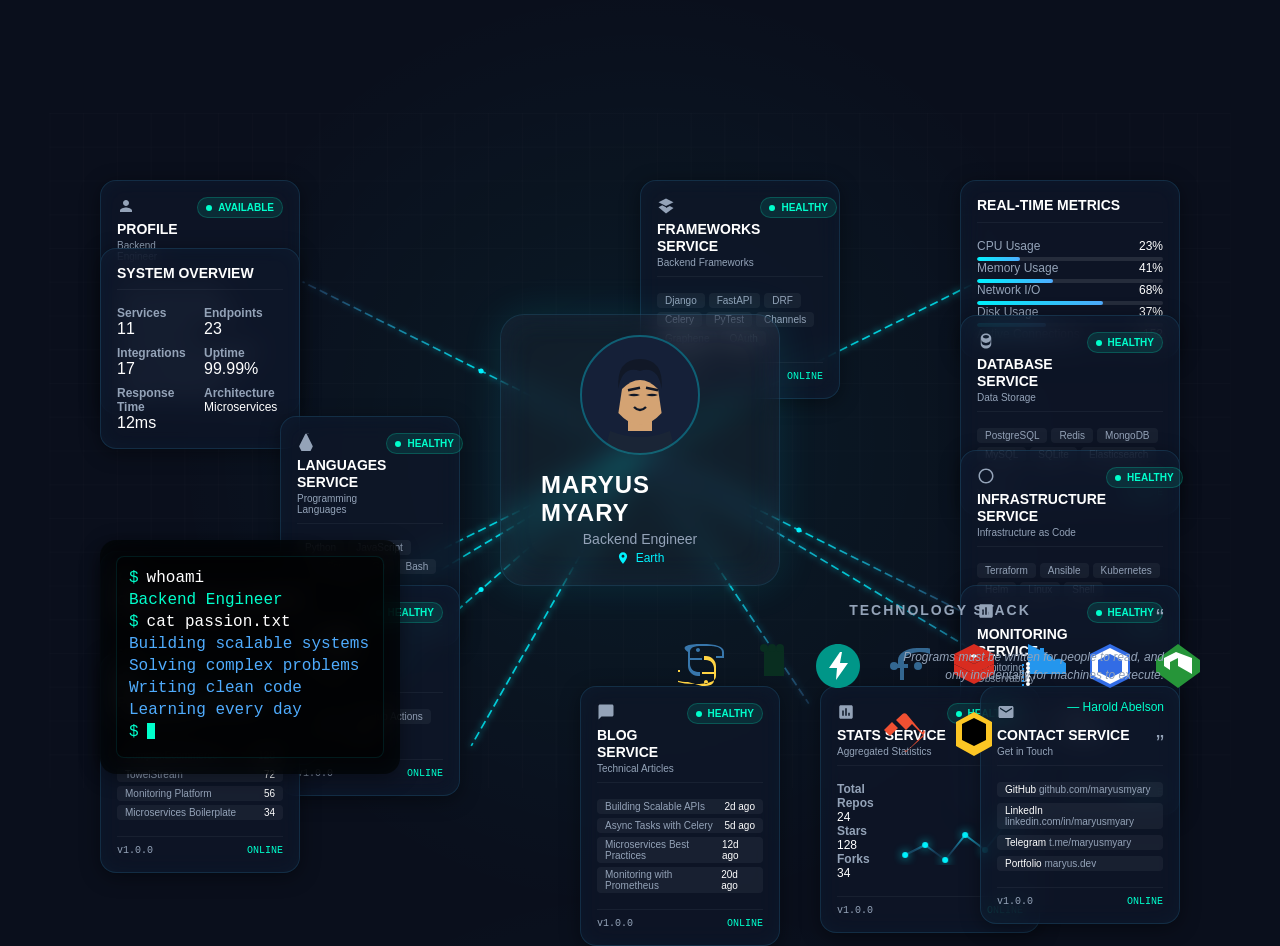
<file: future/new/readme.html>
<!DOCTYPE html>
<html lang="en">
<head>
    <meta charset="UTF-8">
    <meta name="viewport" content="width=device-width, initial-scale=1.0">
    <title>Maryus Myary - Backend Engineer</title>
    <link rel="stylesheet" href="styles/github.css">
    <style>
        /* Inline Fallback & Core System Styles */
        :root {
            --bg-main: #0a0f1c;
            --card-bg: rgba(255, 255, 255, 0.03);
            --card-border: rgba(56, 189, 248, 0.15);
            --text-main: #ffffff;
            --text-muted: #94a3b8;
            --accent-cyan: #00f2fe;
            --accent-blue: #4facfe;
            --status-green: #00ffcc;
            --font-mono: 'Consolas', 'Monaco', 'Courier New', monospace;
            --font-sans: -apple-system, BlinkMacSystemFont, "Segoe UI", Roboto, Helvetica, Arial, sans-serif;
        }

        * { box-sizing: border-box; margin: 0; padding: 0; }
        
        body {
            background-color: var(--bg-main);
            background-image: radial-gradient(circle at 50% 50%, rgba(0, 242, 254, 0.05) 0%, transparent 60%);
            color: var(--text-main);
            font-family: var(--font-sans);
            min-height: 100vh;
            display: flex;
            justify-content: center;
            align-items: center;
            padding: 40px;
            overflow-x: hidden;
        }

        .dashboard-wrapper {
            position: relative;
            width: 1400px;
            max-width: 100%;
            height: auto;
            aspect-ratio: 16 / 9;
            background: transparent;
            display: flex;
            justify-content: center;
            align-items: center;
        }

        /* ABSOLUTE SVG LAYER */
        .svg-background-layer {
            position: absolute;
            top: 0;
            left: 0;
            width: 100%;
            height: 100%;
            z-index: 1;
            pointer-events: none;
        }

        /* CENTER NODE (AVATAR) */
        .center-node {
            position: absolute;
            top: 50%;
            left: 50%;
            transform: translate(-50%, -50%);
            z-index: 10;
            display: flex;
            flex-direction: column;
            align-items: center;
            justify-content: center;
            background: var(--card-bg);
            backdrop-filter: blur(15px);
            border: 1px solid var(--card-border);
            border-radius: 24px;
            padding: 20px 40px;
            box-shadow: 0 0 40px rgba(0, 242, 254, 0.1), inset 0 0 40px rgba(79, 172, 254, 0.05);
            width: 280px;
            transition: all 0.4s ease;
            animation: float-node 6s ease-in-out infinite;
        }
        
        .center-node:hover {
            box-shadow: 0 0 60px rgba(0, 242, 254, 0.3), inset 0 0 40px rgba(79, 172, 254, 0.2);
            transform: translate(-50%, -50%) scale(1.02);
        }

        .center-node .avatar-wrapper {
            width: 120px;
            height: 120px;
            margin-bottom: 16px;
            display: flex;
            justify-content: center;
            align-items: center;
            position: relative;
        }
        
        .center-node .avatar-wrapper .avatar-ring {
            position: absolute;
            width: 100%;
            height: 100%;
            border-radius: 50%;
            border: 2px solid rgba(0, 242, 254, 0.3);
            animation: rotate-ring 10s linear infinite;
        }

        .center-node .avatar-wrapper svg {
            width: 100%;
            height: 100%;
            border-radius: 50%;
            background: #152038;
            object-fit: cover;
        }

        .center-node h1 {
            font-size: 24px;
            font-weight: 700;
            letter-spacing: 1px;
            margin-bottom: 4px;
        }

        .center-node p {
            font-size: 14px;
            color: var(--text-muted);
            font-weight: 500;
        }

        .center-node .location {
            font-size: 12px;
            color: var(--accent-cyan);
            margin-top: 4px;
            display: flex;
            align-items: center;
            gap: 6px;
        }

        .center-node .location svg {
            width: 14px;
            height: 14px;
            fill: var(--accent-cyan);
        }

        /* NODE CARDS (Services) */
        .service-card {
            position: absolute;
            z-index: 5;
            background: rgba(15, 23, 42, 0.7);
            backdrop-filter: blur(12px);
            -webkit-backdrop-filter: blur(12px);
            border: 1px solid var(--card-border);
            border-radius: 16px;
            padding: 16px;
            box-shadow: 0 4px 20px rgba(0,0,0,0.4), inset 0 0 20px rgba(56, 189, 248, 0.03);
            transition: all 0.3s cubic-bezier(0.4, 0, 0.2, 1);
            min-width: 180px;
            display: flex;
            flex-direction: column;
            gap: 8px;
        }

        .service-card:hover {
            transform: translateY(-4px) scale(1.02);
            border-color: rgba(56, 189, 248, 0.4);
            box-shadow: 0 8px 30px rgba(0,0,0,0.6), 0 0 20px rgba(0, 242, 254, 0.1);
            z-index: 15;
        }

        .service-card .card-header {
            display: flex;
            justify-content: space-between;
            align-items: flex-start;
            border-bottom: 1px solid rgba(255,255,255,0.05);
            padding-bottom: 8px;
            margin-bottom: 8px;
        }

        .service-card .card-title-group {
            display: flex;
            flex-direction: column;
            gap: 2px;
        }

        .service-card .card-title-group .icon svg {
            width: 18px;
            height: 18px;
            fill: var(--text-muted);
        }

        .service-card .card-title-group h3 {
            font-size: 14px;
            font-weight: 600;
            line-height: 1.2;
        }

        .service-card .card-title-group .sub {
            font-size: 10px;
            color: var(--text-muted);
            font-weight: 400;
        }

        .service-card .status-badge {
            display: flex;
            align-items: center;
            gap: 6px;
            font-size: 10px;
            font-weight: 700;
            text-transform: uppercase;
            color: #00ffcc;
            background: rgba(0, 255, 204, 0.1);
            padding: 4px 8px;
            border-radius: 20px;
            border: 1px solid rgba(0, 255, 204, 0.2);
        }
        
        .service-card .status-badge .dot {
            width: 6px;
            height: 6px;
            border-radius: 50%;
            background: #00ffcc;
            animation: pulse-dot 1.5s infinite;
        }

        .service-card .version {
            font-size: 10px;
            font-family: var(--font-mono);
            color: var(--text-muted);
            background: rgba(255,255,255,0.05);
            padding: 2px 6px;
            border-radius: 4px;
        }

        .service-card .card-body {
            flex: 1;
            font-size: 12px;
            color: var(--text-muted);
        }

        .service-card .card-body ul {
            list-style: none;
            display: flex;
            flex-wrap: wrap;
            gap: 4px;
        }

        .service-card .card-body ul li {
            background: rgba(255,255,255,0.05);
            padding: 2px 8px;
            border-radius: 4px;
            font-size: 10px;
            font-weight: 500;
        }

        .service-card .card-footer {
            display: flex;
            justify-content: space-between;
            align-items: center;
            margin-top: 8px;
            padding-top: 8px;
            border-top: 1px solid rgba(255,255,255,0.05);
            font-size: 10px;
            color: var(--text-muted);
            font-family: var(--font-mono);
        }

        .service-card .card-footer span {
            color: #00ffcc;
        }

        /* CARD POSITIONS */
        /* Top Left */
        .card-profile { top: 10%; left: 5%; width: 200px; }
        .card-system { top: 20%; left: 5%; width: 200px; }
        .card-github { top: 65%; left: 5%; width: 220px; }
        .card-projects { top: 80%; left: 5%; width: 200px; }
        
        /* Top Right */
        .card-metrics { top: 10%; right: 5%; width: 220px; }
        .card-database { top: 30%; right: 5%; width: 220px; }
        .card-infrastructure { top: 50%; right: 5%; width: 220px; }
        .card-monitoring { top: 70%; right: 5%; width: 220px; }
        .card-contact { top: 85%; right: 5%; width: 200px; }
        
        /* Mid-Left / Mid-Right */
        .card-languages { top: 45%; left: 20%; width: 180px; }
        .card-devops { top: 70%; left: 20%; width: 180px; }

        /* Top Center / Bottom Center */
        .card-frameworks { top: 10%; left: 50%; transform: translateX(-50%); width: 200px; }
        .card-blog { top: 85%; left: 45%; width: 200px; }
        .card-stats { top: 85%; left: 65%; width: 220px; }

        .card-terminal { bottom: 2%; left: 5%; width: 300px; font-family: var(--font-mono); }
        .card-techstack { bottom: 2%; left: 50%; transform: translateX(-50%); width: 600px; text-align: center; }
        .card-quote { bottom: 2%; right: 5%; width: 300px; }

        /* GRAPHS AND MICRO INTERACTIONS */
        .progress-bar {
            width: 100%;
            height: 4px;
            background: rgba(255,255,255,0.1);
            border-radius: 4px;
            margin-top: 4px;
            overflow: hidden;
        }
        .progress-fill {
            height: 100%;
            border-radius: 4px;
            background: linear-gradient(90deg, var(--accent-cyan), var(--accent-blue));
            animation: width-anim 1s ease-out forwards;
            width: 0%;
        }

        /* CHART SVG */
        .chart-svg {
            width: 100%;
            height: 60px;
            margin-top: 8px;
        }
        .chart-line {
            fill: none;
            stroke: url(#chartGradient);
            stroke-width: 2;
            stroke-linecap: round;
            stroke-linejoin: round;
            stroke-dasharray: 200;
            stroke-dashoffset: 200;
            animation: draw-chart 2s ease forwards;
        }
        .chart-point {
            fill: #00f2fe;
            filter: drop-shadow(0 0 5px #00f2fe);
            opacity: 0;
            animation: fade-in 0.5s ease 2s forwards;
        }

        /* TERMINAL & CODE */
        .terminal-window {
            background: rgba(0,0,0,0.5);
            border: 1px solid rgba(0, 242, 254, 0.1);
            border-radius: 8px;
            padding: 12px;
        }
        .terminal-line {
            display: flex;
            gap: 8px;
            margin-bottom: 4px;
        }
        .terminal-prompt {
            color: #00ffcc;
        }
        .terminal-cursor {
            display: inline-block;
            width: 8px;
            height: 16px;
            background: #00ffcc;
            animation: blink-cursor 1s step-end infinite;
        }

        /* KEYFRAMES ANIMATIONS */
        @keyframes float-node {
            0%, 100% { transform: translate(-50%, -50%) translateY(0px); }
            50% { transform: translate(-50%, -50%) translateY(-10px); }
        }
        @keyframes pulse-dot {
            0%, 100% { opacity: 1; transform: scale(1); }
            50% { opacity: 0.3; transform: scale(0.8); }
        }
        @keyframes rotate-ring {
            0% { transform: rotate(0deg); }
            100% { transform: rotate(360deg); }
        }
        @keyframes blink-cursor {
            0%, 100% { opacity: 1; }
            50% { opacity: 0; }
        }
        @keyframes draw-chart {
            to { stroke-dashoffset: 0; }
        }
        @keyframes fade-in {
            to { opacity: 1; }
        }
        @keyframes width-anim {
            to { width: var(--target-width); }
        }

        /* RESPONSIVENESS */
        @media (max-width: 1024px) {
            .dashboard-wrapper { aspect-ratio: auto; flex-direction: column; height: auto; gap: 20px; padding: 20px; }
            .svg-background-layer { display: none; }
            .center-node { position: relative; top: unset; left: unset; transform: none; margin-bottom: 20px; width: 100%; }
            .center-node:hover { transform: scale(1.02); }
            .service-card { position: relative; top: unset; left: unset; transform: none; margin: 10px auto; width: 100% !important; max-width: 400px; }
            .card-techstack { width: 100% !important; max-width: 100%; }
            .card-techstack .tech-icons { display: flex; flex-wrap: wrap; justify-content: center; gap: 10px; }
            body { padding: 20px; }
        }
    </style>
</head>
<body>

<div class="dashboard-wrapper">

    <!-- BACKGROUND SVG WITH CONNECTIONS -->
    <svg class="svg-background-layer" viewBox="0 0 1400 800" xmlns="http://www.w3.org/2000/svg">
        <defs>
            <filter id="glow" x="-20%" y="-20%" width="140%" height="140%">
                <feGaussianBlur stdDeviation="4" result="blur" />
                <feMerge>
                    <feMergeNode in="blur" />
                    <feMergeNode in="SourceGraphic" />
                </feMerge>
            </filter>
            <linearGradient id="lineGradient" x1="0%" y1="0%" x2="100%" y2="100%">
                <stop offset="0%" stop-color="#4facfe" stop-opacity="0.2"/>
                <stop offset="50%" stop-color="#00f2fe" stop-opacity="0.8"/>
                <stop offset="100%" stop-color="#4facfe" stop-opacity="0.2"/>
            </linearGradient>
            <linearGradient id="chartGradient" x1="0%" y1="0%" x2="0%" y2="100%">
                <stop offset="0%" stop-color="#00f2fe"/>
                <stop offset="100%" stop-color="#4facfe" stop-opacity="0"/>
            </linearGradient>
        </defs>

        <!-- Background Grid -->
        <pattern id="grid" width="40" height="40" patternUnits="userSpaceOnUse">
            <path d="M 40 0 L 0 0 0 40" fill="none" stroke="rgba(255,255,255,0.03)" stroke-width="1"/>
        </pattern>
        <rect width="100%" height="100%" fill="url(#grid)" />

        <!-- Connection Lines from Center (X: 700, Y: 400) -->
        <g filter="url(#glow)">
            <path d="M 700 400 L 300 200" fill="none" stroke="url(#lineGradient)" stroke-width="2" stroke-dasharray="10 5">
                <animate attributeName="stroke-dashoffset" from="15" to="0" dur="3s" repeatCount="indefinite" />
            </path>
            <path d="M 700 400 L 1100 200" fill="none" stroke="url(#lineGradient)" stroke-width="2" stroke-dasharray="10 5">
                <animate attributeName="stroke-dashoffset" from="15" to="0" dur="3s" repeatCount="indefinite" />
            </path>
            <path d="M 700 400 L 300 400" fill="none" stroke="url(#lineGradient)" stroke-width="2" stroke-dasharray="10 5">
                <animate attributeName="stroke-dashoffset" from="15" to="0" dur="3s" repeatCount="indefinite" />
            </path>
            <path d="M 700 400 L 1100 400" fill="none" stroke="url(#lineGradient)" stroke-width="2" stroke-dasharray="10 5">
                <animate attributeName="stroke-dashoffset" from="15" to="0" dur="3s" repeatCount="indefinite" />
            </path>
            <path d="M 700 400 L 300 600" fill="none" stroke="url(#lineGradient)" stroke-width="2" stroke-dasharray="10 5">
                <animate attributeName="stroke-dashoffset" from="15" to="0" dur="3s" repeatCount="indefinite" />
            </path>
            <path d="M 700 400 L 1100 600" fill="none" stroke="url(#lineGradient)" stroke-width="2" stroke-dasharray="10 5">
                <animate attributeName="stroke-dashoffset" from="15" to="0" dur="3s" repeatCount="indefinite" />
            </path>
            <path d="M 700 400 L 700 200" fill="none" stroke="url(#lineGradient)" stroke-width="2" stroke-dasharray="10 5">
                <animate attributeName="stroke-dashoffset" from="15" to="0" dur="3s" repeatCount="indefinite" />
            </path>
            <path d="M 700 400 L 700 600" fill="none" stroke="url(#lineGradient)" stroke-width="2" stroke-dasharray="10 5">
                <animate attributeName="stroke-dashoffset" from="15" to="0" dur="3s" repeatCount="indefinite" />
            </path>
            <path d="M 700 400 L 200 700" fill="none" stroke="url(#lineGradient)" stroke-width="2" stroke-dasharray="10 5">
                <animate attributeName="stroke-dashoffset" from="15" to="0" dur="3s" repeatCount="indefinite" />
            </path>
            <path d="M 700 400 L 900 700" fill="none" stroke="url(#lineGradient)" stroke-width="2" stroke-dasharray="10 5">
                <animate attributeName="stroke-dashoffset" from="15" to="0" dur="3s" repeatCount="indefinite" />
            </path>
            <path d="M 700 400 L 1200 700" fill="none" stroke="url(#lineGradient)" stroke-width="2" stroke-dasharray="10 5">
                <animate attributeName="stroke-dashoffset" from="15" to="0" dur="3s" repeatCount="indefinite" />
            </path>
            <path d="M 700 400 L 300 750" fill="none" stroke="url(#lineGradient)" stroke-width="2" stroke-dasharray="10 5">
                <animate attributeName="stroke-dashoffset" from="15" to="0" dur="3s" repeatCount="indefinite" />
            </path>
            <path d="M 700 400 L 500 750" fill="none" stroke="url(#lineGradient)" stroke-width="2" stroke-dasharray="10 5">
                <animate attributeName="stroke-dashoffset" from="15" to="0" dur="3s" repeatCount="indefinite" />
            </path>
            <path d="M 700 400 L 700 750" fill="none" stroke="url(#lineGradient)" stroke-width="2" stroke-dasharray="10 5">
                <animate attributeName="stroke-dashoffset" from="15" to="0" dur="3s" repeatCount="indefinite" />
            </path>
        </g>
        
        <!-- Flowing Particles -->
        <circle r="3" fill="#00f2fe">
            <animateMotion dur="4s" repeatCount="indefinite" path="M 700 400 L 300 200" />
        </circle>
        <circle r="3" fill="#00f2fe">
            <animateMotion dur="4s" repeatCount="indefinite" path="M 700 400 L 1100 600" />
        </circle>
        <circle r="3" fill="#00f2fe">
            <animateMotion dur="4s" repeatCount="indefinite" path="M 700 400 L 300 750" />
        </circle>
    </svg>

    <!-- CENTRAL NODE (CORE SERVICE) -->
    <div class="center-node">
        <div class="avatar-wrapper">
            <div class="avatar-ring"></div>
            <!-- Embedded Portrait SVG -->
            <svg viewBox="0 0 100 100" xmlns="http://www.w3.org/2000/svg">
                <circle cx="50" cy="50" r="50" fill="#152038" />
                <!-- Shirt -->
                <path d="M 25 80 Q 50 90 75 80 L 80 100 L 20 100 Z" fill="#1a2536" />
                <!-- Neck -->
                <rect x="40" y="60" width="20" height="20" fill="#d4a373" />
                <!-- Face Outline -->
                <path d="M 35 45 Q 50 30 65 45 L 68 65 Q 50 85 32 65 Z" fill="#d4a373" />
                <!-- Hair -->
                <path d="M 32 45 Q 30 20 50 20 Q 70 20 68 45 Q 65 25 50 30 Q 35 25 32 45 Z" fill="#111827" />
                <!-- Eyes -->
                <path d="M 40 50 Q 45 48 50 50 Q 45 52 40 50 Z" fill="#111827" />
                <path d="M 55 50 Q 60 48 65 50 Q 60 52 55 50 Z" fill="#111827" />
                <!-- Eyebrows -->
                <path d="M 40 46 L 50 44" stroke="#111827" stroke-width="2" fill="none" />
                <path d="M 55 44 L 65 46" stroke="#111827" stroke-width="2" fill="none" />
                <!-- Smile -->
                <path d="M 45 60 Q 50 65 55 60" stroke="#111827" stroke-width="2" fill="none" />
            </svg>
        </div>
        <h1>MARYUS MYARY</h1>
        <p>Backend Engineer</p>
        <div class="location">
            <svg viewBox="0 0 24 24"><path d="M12 2C8.13 2 5 5.13 5 9c0 5.25 7 13 7 13s7-7.75 7-13c0-3.87-3.13-7-7-7zm0 9.5c-1.38 0-2.5-1.12-2.5-2.5s1.12-2.5 2.5-2.5 2.5 1.12 2.5 2.5-1.12 2.5-2.5 2.5z"/></svg>
            Earth
        </div>
    </div>

    <!-- NODES / CARDS -->

    <!-- Profile Card -->
    <div class="service-card card-profile">
        <div class="card-header">
            <div class="card-title-group">
                <div class="icon"><svg viewBox="0 0 24 24"><path d="M12 12c2.21 0 4-1.79 4-4s-1.79-4-4-4-4 1.79-4 4 1.79 4 4 4zm0 2c-2.67 0-8 1.34-8 4v2h16v-2c0-2.66-5.33-4-8-4z"/></svg></div>
                <h3>PROFILE</h3>
                <span class="sub">Backend Engineer</span>
            </div>
            <div class="status-badge"><span class="dot"></span> Available</div>
        </div>
        <div class="card-body">
            <ul>
                <li>Name: Maryus Myary</li>
                <li>Role: Backend Engineer</li>
                <li>Location: Earth</li>
                <li>Exp: Hands-on & Passionate</li>
                <li>Focus: Scalable Systems</li>
                <li>Website: maryus.dev</li>
            </ul>
        </div>
    </div>

    <!-- System Overview -->
    <div class="service-card card-system">
        <div class="card-header">
            <div class="card-title-group">
                <h3>SYSTEM OVERVIEW</h3>
            </div>
        </div>
        <div class="card-body" style="display:grid; grid-template-columns: 1fr 1fr; gap: 8px;">
            <div><strong>Services</strong><br><span style="color:white; font-size: 16px;">11</span></div>
            <div><strong>Endpoints</strong><br><span style="color:white; font-size: 16px;">23</span></div>
            <div><strong>Integrations</strong><br><span style="color:white; font-size: 16px;">17</span></div>
            <div><strong>Uptime</strong><br><span style="color:white; font-size: 16px;">99.99%</span></div>
            <div><strong>Response Time</strong><br><span style="color:white; font-size: 16px;">12ms</span></div>
            <div><strong>Architecture</strong><br><span style="color:white; font-size: 12px;">Microservices</span></div>
        </div>
    </div>

    <!-- Real-time Metrics -->
    <div class="service-card card-metrics">
        <div class="card-header">
            <div class="card-title-group">
                <h3>REAL-TIME METRICS</h3>
            </div>
        </div>
        <div class="card-body">
            <div>CPU Usage <span style="float:right; color:white;">23%</span>
                <div class="progress-bar"><div class="progress-fill" style="--target-width: 23%;"></div></div>
            </div>
            <div>Memory Usage <span style="float:right; color:white;">41%</span>
                <div class="progress-bar"><div class="progress-fill" style="--target-width: 41%;"></div></div>
            </div>
            <div>Network I/O <span style="float:right; color:white;">68%</span>
                <div class="progress-bar"><div class="progress-fill" style="--target-width: 68%;"></div></div>
            </div>
            <div>Disk Usage <span style="float:right; color:white;">37%</span>
                <div class="progress-bar"><div class="progress-fill" style="--target-width: 37%;"></div></div>
            </div>
            <div>Active Connections <span style="float:right; color:white;">152</span></div>
        </div>
    </div>

    <!-- Languages Service -->
    <div class="service-card card-languages">
        <div class="card-header">
            <div class="card-title-group">
                <div class="icon"><svg viewBox="0 0 24 24"><path d="M12.89 1.45l8 16c.12.24.12.52 0 .76l-3.5 7c-.12.24-.36.39-.63.39H7.13c-.27 0-.51-.15-.63-.39l-3.5-7c-.12-.24-.12-.52 0-.76l8-16c.12-.24.36-.39.63-.39h3.74c.27 0 .51.15.63.39z"/></svg></div>
                <h3>LANGUAGES SERVICE</h3>
                <span class="sub">Programming Languages</span>
            </div>
            <div class="status-badge"><span class="dot"></span> HEALTHY</div>
        </div>
        <div class="card-body">
            <ul>
                <li>Python</li><li>JavaScript</li><li>TypeScript</li>
                <li>Go</li><li>Bash</li><li>SQL</li><li>C++</li>
            </ul>
        </div>
        <div class="card-footer">v1.0.0 <span>ONLINE</span></div>
    </div>

    <!-- Frameworks Service -->
    <div class="service-card card-frameworks">
        <div class="card-header">
            <div class="card-title-group">
                <div class="icon"><svg viewBox="0 0 24 24"><path d="M12 2L2 7l10 5 10-5-10-5zm0 9l2.5-1.25L12 8.5l-2.5 1.25L12 11zm0 2.5l-5-2.5-5 2.5L12 22l10-7.5-5-2.5-5 2.5z"/></svg></div>
                <h3>FRAMEWORKS SERVICE</h3>
                <span class="sub">Backend Frameworks</span>
            </div>
            <div class="status-badge"><span class="dot"></span> HEALTHY</div>
        </div>
        <div class="card-body">
            <ul>
                <li>Django</li><li>FastAPI</li><li>DRF</li><li>Celery</li>
                <li>PyTest</li><li>Channels</li><li>Graphene</li><li>OAuth</li>
            </ul>
        </div>
        <div class="card-footer">v1.0.0 <span>ONLINE</span></div>
    </div>

    <!-- Database Service -->
    <div class="service-card card-database">
        <div class="card-header">
            <div class="card-title-group">
                <div class="icon"><svg viewBox="0 0 24 24"><path d="M12 2C8.13 2 5 4.69 5 8v8c0 3.31 3.13 6 7 6s7-2.69 7-6V8c0-3.31-3.13-6-7-6zm0 2c2.21 0 4 1.01 4 2.25S14.21 8.5 12 8.5 8 7.49 8 6.25 9.79 4 12 4zm0 14c-3.31 0-6-2.01-6-4.5V10c0 2.49 2.69 4.5 6 4.5s6-2.01 6-4.5v3.5c0 2.49-2.69 4.5-6 4.5z"/></svg></div>
                <h3>DATABASE SERVICE</h3>
                <span class="sub">Data Storage</span>
            </div>
            <div class="status-badge"><span class="dot"></span> HEALTHY</div>
        </div>
        <div class="card-body">
            <ul>
                <li>PostgreSQL</li><li>Redis</li><li>MongoDB</li>
                <li>MySQL</li><li>SQLite</li><li>Elasticsearch</li>
            </ul>
        </div>
        <div class="card-footer">v1.0.0 <span>ONLINE</span></div>
    </div>

    <!-- DevOps Service -->
    <div class="service-card card-devops">
        <div class="card-header">
            <div class="card-title-group">
                <div class="icon"><svg viewBox="0 0 24 24"><path d="M12 2C6.48 2 2 6.48 2 12s4.48 10 10 10 10-4.48 10-10S17.52 2 12 2zm0 18c-4.41 0-8-3.59-8-8s3.59-8 8-8 8 3.59 8 8-3.59 8-8 8z"/></svg></div>
                <h3>DEVOPS SERVICE</h3>
                <span class="sub">CI/CD & Automation</span>
            </div>
            <div class="status-badge"><span class="dot"></span> HEALTHY</div>
        </div>
        <div class="card-body">
            <ul>
                <li>Docker</li><li>GitHub Actions</li><li>Make</li><li>Nginx</li>
            </ul>
        </div>
        <div class="card-footer">v1.0.0 <span>ONLINE</span></div>
    </div>

    <!-- Infrastructure Service -->
    <div class="service-card card-infrastructure">
        <div class="card-header">
            <div class="card-title-group">
                <div class="icon"><svg viewBox="0 0 24 24"><path d="M12 2C6.48 2 2 6.48 2 12s4.48 10 10 10 10-4.48 10-10S17.52 2 12 2zm0 18c-4.41 0-8-3.59-8-8s3.59-8 8-8 8 3.59 8 8-3.59 8-8 8z"/></svg></div>
                <h3>INFRASTRUCTURE SERVICE</h3>
                <span class="sub">Infrastructure as Code</span>
            </div>
            <div class="status-badge"><span class="dot"></span> HEALTHY</div>
        </div>
        <div class="card-body">
            <ul>
                <li>Terraform</li><li>Ansible</li><li>Kubernetes</li>
                <li>Helm</li><li>Linux</li><li>Shell</li>
            </ul>
        </div>
        <div class="card-footer">v1.0.0 <span>ONLINE</span></div>
    </div>

    <!-- Monitoring Service -->
    <div class="service-card card-monitoring">
        <div class="card-header">
            <div class="card-title-group">
                <div class="icon"><svg viewBox="0 0 24 24"><path d="M19 3H5c-1.1 0-2 .9-2 2v14c0 1.1.9 2 2 2h14c1.1 0 2-.9 2-2V5c0-1.1-.9-2-2-2zM9 17H7v-7h2v7zm4 0h-2V7h2v10zm4 0h-2v-4h2v4z"/></svg></div>
                <h3>MONITORING SERVICE</h3>
                <span class="sub">Monitoring & Observability</span>
            </div>
            <div class="status-badge"><span class="dot"></span> HEALTHY</div>
        </div>
        <div class="card-body">
            <ul>
                <li>Prometheus</li><li>Grafana</li><li>Alertmanager</li>
                <li>cAdvisor</li><li>Uptime</li>
            </ul>
        </div>
        <div class="card-footer">v1.0.0 <span>ONLINE</span></div>
    </div>

    <!-- GitHub Activity Service -->
    <div class="service-card card-github">
        <div class="card-header">
            <div class="card-title-group">
                <div class="icon"><svg viewBox="0 0 24 24"><path d="M12 2C6.477 2 2 6.477 2 12c0 4.42 2.865 8.166 6.839 9.489.5.092.682-.217.682-.482 0-.237-.008-.866-.013-1.7-2.782.603-3.369-1.34-3.369-1.34-.454-1.156-1.11-1.462-1.11-1.462-.908-.62.069-.608.069-.608 1.003.07 1.531 1.03 1.531 1.03.892 1.529 2.341 1.087 2.91.831.092-.646.35-1.086.636-1.336-2.22-.253-4.555-1.11-4.555-4.943 0-1.091.39-1.984 1.029-2.683-.103-.253-.446-1.27.098-2.647 0 0 .84-.269 2.75 1.025A9.578 9.578 0 0 1 12 6.836c.85.004 1.705.114 2.504.336 1.909-1.294 2.747-1.025 2.747-1.025.546 1.377.203 2.394.1 2.647.64.699 1.028 1.592 1.028 2.683 0 3.842-2.339 4.687-4.566 4.935.359.309.678.919.678 1.852 0 1.336-.012 2.415-.012 2.743 0 .267.18.578.688.48C19.138 20.161 22 16.416 22 12c0-5.523-4.477-10-10-10z"/></svg></div>
                <h3>GITHUB ACTIVITY SERVICE</h3>
                <span class="sub">Real-time GitHub Analytics</span>
            </div>
        </div>
        <div class="card-body">
            <div><strong>683</strong> Contributions</div>
            <svg width="100%" height="40" style="margin-top: 8px;">
                <!-- Simulated Contribution Graph -->
                <rect x="10" y="10" width="10" height="10" fill="#00ffcc" rx="2" />
                <rect x="25" y="15" width="10" height="10" fill="#00ffcc" rx="2" />
                <rect x="40" y="5" width="10" height="10" fill="#00ffcc" rx="2" />
                <rect x="55" y="20" width="10" height="10" fill="#00ffcc" rx="2" />
                <rect x="70" y="10" width="10" height="10" fill="#00ffcc" rx="2" />
                <rect x="85" y="15" width="10" height="10" fill="#00ffcc" rx="2" />
                <rect x="100" y="5" width="10" height="10" fill="#00ffcc" rx="2" />
                <rect x="115" y="20" width="10" height="10" fill="#00ffcc" rx="2" />
                <rect x="130" y="10" width="10" height="10" fill="#00ffcc" rx="2" />
                <rect x="145" y="15" width="10" height="10" fill="#00ffcc" rx="2" />
                <rect x="160" y="5" width="10" height="10" fill="#00ffcc" rx="2" />
            </svg>
        </div>
        <div class="card-footer">v1.0.0 <span>ONLINE</span></div>
    </div>

    <!-- Projects Service -->
    <div class="service-card card-projects">
        <div class="card-header">
            <div class="card-title-group">
                <div class="icon"><svg viewBox="0 0 24 24"><path d="M20 6h-4V4c0-1.11-.89-2-2-2h-4c-1.11 0-2 .89-2 2v2H4c-1.11 0-2 .89-2 2v11c0 1.11.89 2 2 2h16c1.11 0 2-.89 2-2V8c0-1.11-.89-2-2-2zM10 4h4v2h-4V4z"/></svg></div>
                <h3>PROJECTS SERVICE</h3>
                <span class="sub">Personal Projects</span>
            </div>
        </div>
        <div class="card-body">
            <ul style="flex-direction: column; gap: 4px;">
                <li style="display:flex; justify-content:space-between; width:100%;">ComplexEcommerce <span style="color:white;">128</span></li>
                <li style="display:flex; justify-content:space-between; width:100%;">TowelStream <span style="color:white;">72</span></li>
                <li style="display:flex; justify-content:space-between; width:100%;">Monitoring Platform <span style="color:white;">56</span></li>
                <li style="display:flex; justify-content:space-between; width:100%;">Microservices Boilerplate <span style="color:white;">34</span></li>
            </ul>
        </div>
        <div class="card-footer">v1.0.0 <span>ONLINE</span></div>
    </div>

    <!-- Blog Service -->
    <div class="service-card card-blog">
        <div class="card-header">
            <div class="card-title-group">
                <div class="icon"><svg viewBox="0 0 24 24"><path d="M20 2H4c-1.1 0-2 .9-2 2v18l4-4h14c1.1 0 2-.9 2-2V4c0-1.1-.9-2-2-2z"/></svg></div>
                <h3>BLOG SERVICE</h3>
                <span class="sub">Technical Articles</span>
            </div>
            <div class="status-badge"><span class="dot"></span> HEALTHY</div>
        </div>
        <div class="card-body">
            <ul style="flex-direction: column; gap: 4px;">
                <li style="display:flex; justify-content:space-between; width:100%;">Building Scalable APIs <span style="color:white; font-size:10px;">2d ago</span></li>
                <li style="display:flex; justify-content:space-between; width:100%;">Async Tasks with Celery <span style="color:white; font-size:10px;">5d ago</span></li>
                <li style="display:flex; justify-content:space-between; width:100%;">Microservices Best Practices <span style="color:white; font-size:10px;">12d ago</span></li>
                <li style="display:flex; justify-content:space-between; width:100%;">Monitoring with Prometheus <span style="color:white; font-size:10px;">20d ago</span></li>
            </ul>
        </div>
        <div class="card-footer">v1.0.0 <span>ONLINE</span></div>
    </div>

    <!-- Stats Service -->
    <div class="service-card card-stats">
        <div class="card-header">
            <div class="card-title-group">
                <div class="icon"><svg viewBox="0 0 24 24"><path d="M19 3H5c-1.1 0-2 .9-2 2v14c0 1.1.9 2 2 2h14c1.1 0 2-.9 2-2V5c0-1.1-.9-2-2-2zM9 17H7v-7h2v7zm4 0h-2V7h2v10zm4 0h-2v-4h2v4z"/></svg></div>
                <h3>STATS SERVICE</h3>
                <span class="sub">Aggregated Statistics</span>
            </div>
            <div class="status-badge"><span class="dot"></span> HEALTHY</div>
        </div>
        <div class="card-body" style="display: flex; justify-content:space-between; align-items: center;">
            <div>
                <div><strong>Total Repos</strong><br><span style="color:white;">24</span></div>
                <div><strong>Stars</strong><br><span style="color:white;">128</span></div>
                <div><strong>Forks</strong><br><span style="color:white;">34</span></div>
            </div>
            <svg class="chart-svg" viewBox="0 0 100 60">
                <defs>
                    <linearGradient id="chartGradient2" x1="0%" y1="0%" x2="0%" y2="100%">
                        <stop offset="0%" stop-color="#00f2fe"/>
                        <stop offset="100%" stop-color="#4facfe" stop-opacity="0"/>
                    </linearGradient>
                </defs>
                <polyline class="chart-line" points="0,50 20,40 40,55 60,30 80,45 100,20" />
                <circle class="chart-point" cx="100" cy="20" r="3" />
                <circle class="chart-point" cx="80" cy="45" r="3" />
                <circle class="chart-point" cx="60" cy="30" r="3" />
                <circle class="chart-point" cx="40" cy="55" r="3" />
                <circle class="chart-point" cx="20" cy="40" r="3" />
                <circle class="chart-point" cx="0" cy="50" r="3" />
            </svg>
        </div>
        <div class="card-footer">v1.0.0 <span>ONLINE</span></div>
    </div>

    <!-- Contact Service -->
    <div class="service-card card-contact">
        <div class="card-header">
            <div class="card-title-group">
                <div class="icon"><svg viewBox="0 0 24 24"><path d="M20 4H4c-1.1 0-1.99.9-1.99 2L2 18c0 1.1.9 2 2 2h16c1.1 0 2-.9 2-2V6c0-1.1-.9-2-2-2zm0 4l-8 5-8-5V6l8 5 8-5v2z"/></svg></div>
                <h3>CONTACT SERVICE</h3>
                <span class="sub">Get in Touch</span>
            </div>
        </div>
        <div class="card-body">
            <ul style="flex-direction: column; gap: 6px;">
                <li><span style="color:white;">GitHub</span> github.com/maryusmyary</li>
                <li><span style="color:white;">LinkedIn</span> linkedin.com/in/maryusmyary</li>
                <li><span style="color:white;">Telegram</span> t.me/maryusmyary</li>
                <li><span style="color:white;">Portfolio</span> maryus.dev</li>
            </ul>
        </div>
        <div class="card-footer">v1.0.0 <span>ONLINE</span></div>
    </div>

    <!-- Terminal Card -->
    <div class="service-card card-terminal" style="background: rgba(0,0,0,0.8); border: none;">
        <div class="terminal-window">
            <div class="terminal-line"><span class="terminal-prompt">$</span> whoami</div>
            <div class="terminal-line" style="color: #00ffcc;">Backend Engineer</div>
            <div class="terminal-line"><span class="terminal-prompt">$</span> cat passion.txt</div>
            <div class="terminal-line" style="color: #4facfe;">Building scalable systems</div>
            <div class="terminal-line" style="color: #4facfe;">Solving complex problems</div>
            <div class="terminal-line" style="color: #4facfe;">Writing clean code</div>
            <div class="terminal-line" style="color: #4facfe;">Learning every day</div>
            <div class="terminal-line"><span class="terminal-prompt">$</span> <span class="terminal-cursor"></span></div>
        </div>
    </div>

    <!-- Tech Stack Card -->
    <div class="service-card card-techstack" style="background: transparent; border: none; backdrop-filter: none; box-shadow: none;">
        <h3 style="color: var(--text-muted); margin-bottom: 16px; font-size: 14px; letter-spacing: 2px; text-transform: uppercase;">TECHNOLOGY STACK</h3>
        <div class="tech-icons" style="display: flex; justify-content: center; gap: 20px; flex-wrap: wrap;">
            <!-- Python -->
            <svg width="48" height="48" viewBox="0 0 48 48"><path fill="#3776AB" d="M24 4C15.6 4 12 5.6 12 10v6h12v2H12v4c0 4.4 3.6 8 8 8h2v4h-2c-5.5 0-10-4.5-10-10V10C2 4.6 9 2 24 2c14 0 22 2.6 22 8v6h-8v-2h6v-4c0-4.4-5.6-6-14-6zm-2 4c0 1.1-.9 2-2 2s-2-.9-2-2 .9-2 2-2 2 .9 2 2z"/><path fill="#FFD343" d="M24 44c8.4 0 12-1.6 12-6v-6h-12v-2h12v-4c0-4.4-3.6-8-8-8h-2v-4h2c5.5 0 10 4.5 10 10v10c0 5.4-7 8-22 8-14 0-22-2.6-22-8v-6h8v2h-6v4c0 4.4 5.6 6 14 6zm2-4c0-1.1.9-2 2-2s2 .9 2 2-.9 2-2 2-2-.9-2-2z"/></svg>
            <!-- Django -->
            <svg width="48" height="48" viewBox="0 0 48 48"><path fill="#092E20" d="M22 6h8v28h-8V6z"/><path fill="#092E20" d="M30 6h8v28h-8V6z"/><path fill="#092E20" d="M18 6h4v28h-4V6z"/><circle cx="34" cy="6" r="4" fill="#092E20"/><circle cx="26" cy="6" r="4" fill="#092E20"/><circle cx="18" cy="6" r="4" fill="#092E20"/></svg>
            <!-- FastAPI -->
            <svg width="48" height="48" viewBox="0 0 48 48"><path fill="#009688" d="M24 2C12 2 2 12 2 24s10 22 22 22 22-10 22-22S36 2 24 2z"/><path fill="#FFF" d="M26 10L15 26h8l-1 12 12-17h-8l2-11z"/></svg>
            <!-- PostgreSQL -->
            <svg width="48" height="48" viewBox="0 0 48 48"><path fill="#336791" d="M35 6C24 6 16 12 16 18v4h-2v4h4v12h4V26h4v-4h-4v-4c0-4 8-8 16-8s16 4 16 8v16h8V18c0-6-8-12-19-12z"/><circle cx="12" cy="24" r="4" fill="#336791"/><circle cx="36" cy="24" r="4" fill="#336791"/></svg>
            <!-- Redis -->
            <svg width="48" height="48" viewBox="0 0 48 48"><path fill="#D82C20" d="M24 2L4 12l20 10 20-10L24 2z"/><path fill="#D82C20" d="M4 12v10l20 10 20-10V12L24 22 4 12z"/><path fill="#D82C20" d="M4 22v10l20 10 20-10V22L24 32 4 22z"/><path fill="#FFF" d="M24 12l4 2-4 2-4-2 4-2z"/></svg>
            <!-- Docker -->
            <svg width="48" height="48" viewBox="0 0 48 48"><path fill="#2496ED" d="M46 20c-2-4-6-4-10-2-2-4-6-6-10-8v-4h-4v2c-4-2-8-4-12-6v30h40c2-6 0-10-4-12zm-40 2H4v2h2v-2zm0 4H4v2h2v-2zm0 4H4v2h2v-2zm0 4H4v2h2v-2zm0 4H4v2h2v-2zm0 4H4v2h2v-2z"/><circle cx="10" cy="22" r="2" fill="#FFF"/><circle cx="10" cy="26" r="2" fill="#FFF"/><circle cx="10" cy="30" r="2" fill="#FFF"/><circle cx="10" cy="34" r="2" fill="#FFF"/><circle cx="10" cy="38" r="2" fill="#FFF"/><circle cx="10" cy="42" r="2" fill="#FFF"/></svg>
            <!-- Kubernetes -->
            <svg width="48" height="48" viewBox="0 0 48 48"><path fill="#326CE5" d="M24 2L4 12v24l20 10 20-10V12L24 2z"/><path fill="#FFF" d="M24 6L6 15v18l18 9 18-9V15L24 6z"/><path fill="#326CE5" d="M24 12l-12 6v12l12 6 12-6V18l-12-6z"/></svg>
            <!-- Nginx -->
            <svg width="48" height="48" viewBox="0 0 48 48"><path fill="#269539" d="M24 2L2 18v12l22 16 22-16V18L24 2z"/><path fill="#FFF" d="M38 16v16l-14-8v-8l-8 4v8l-6-4V16l12-6 16 6z"/></svg>
            <!-- Git -->
            <svg width="48" height="48" viewBox="0 0 48 48"><path fill="#F05032" d="M40 22.5L24.5 4c-1-1-3-1-4 0L14 10l10 10 6-6 12 12L24 42 8 26 16 18l-6-6L2 20l20 20c1 1 3 1 4 0l16-16c1-1 1-3 0-4L40 22.5z"/></svg>
            <!-- Linux -->
            <svg width="48" height="48" viewBox="0 0 48 48"><path fill="#FCC624" d="M24 2L6 12v24l18 10 18-10V12L24 2z"/><path fill="#000" d="M24 8l12 6v16l-12 6-12-6V14l12-6z"/></svg>
        </div>
    </div>

    <!-- Quote Card -->
    <div class="service-card card-quote" style="background: transparent; border: none; backdrop-filter: none; box-shadow: none; text-align: right;">
        <div style="font-size: 24px; color: var(--text-muted); margin-bottom: 8px;">“</div>
        <p style="font-size: 12px; color: var(--text-muted); font-style: italic; line-height: 1.5;">
            Programs must be written for people to read, and only incidentally for machines to execute.
        </p>
        <p style="font-size: 12px; color: #00ffcc; margin-top: 8px;">— Harold Abelson</p>
        <div style="font-size: 24px; color: var(--text-muted); text-align: right; margin-top: 8px;">”</div>
    </div>

</div>

<script src="scripts/animation.js"></script>
</body>
</html>
</file>
<file: future/new/styles/github.css>
/* GitHub Dashboard Reset & Design System */
:root {
    /* Color Tokens */
    --color-bg-primary: #0a0f1c;
    --color-bg-secondary: #111827;
    --color-card-bg: rgba(255, 255, 255, 0.03);
    --color-border-card: rgba(56, 189, 248, 0.15);
    --color-text-primary: #ffffff;
    --color-text-secondary: #94a3b8;
    --color-accent-primary: #00f2fe;
    --color-accent-secondary: #4facfe;
    --color-status-healthy: #00ffcc;
    --color-status-warning: #fbbf24;
    --color-status-error: #ef4444;
    
    /* Spacing & Radius */
    --radius-card: 16px;
    --radius-pill: 999px;
    --shadow-card: 0 4px 20px rgba(0,0,0,0.4);
    --shadow-hover: 0 8px 30px rgba(0,0,0,0.6);
    --transition-ease: cubic-bezier(0.4, 0, 0.2, 1);
}

body {
    background-color: var(--color-bg-primary);
    font-family: -apple-system, BlinkMacSystemFont, "Segoe UI", Roboto, Helvetica, Arial, sans-serif;
    margin: 0;
    padding: 20px;
    -webkit-font-smoothing: antialiased;
    -moz-osx-font-smoothing: grayscale;
}

/* Utility Classes */
.text-mono { font-family: 'Consolas', 'Monaco', 'Courier New', monospace; }
.text-gradient { background: linear-gradient(135deg, var(--color-accent-primary), var(--color-accent-secondary)); -webkit-background-clip: text; -webkit-text-fill-color: transparent; }

/* Glassmorphism Card Mixin Equivalent */
.glass-card {
    background: var(--color-card-bg);
    backdrop-filter: blur(12px);
    -webkit-backdrop-filter: blur(12px);
    border: 1px solid var(--color-border-card);
    border-radius: var(--radius-card);
    box-shadow: var(--shadow-card), inset 0 0 20px rgba(56, 189, 248, 0.03);
    transition: all 0.3s var(--transition-ease);
}

.glass-card:hover {
    border-color: rgba(56, 189, 248, 0.4);
    transform: translateY(-4px) scale(1.02);
    box-shadow: var(--shadow-hover), 0 0 20px rgba(0, 242, 254, 0.1);
}

/* Responsive Helpers */
@media (max-width: 1024px) {
    .container-flex { flex-direction: column; align-items: center; }
    .hidden-mobile { display: none !important; }
}

@media (min-width: 1025px) {
    .hidden-desktop { display: none !important; }
}
</file>
